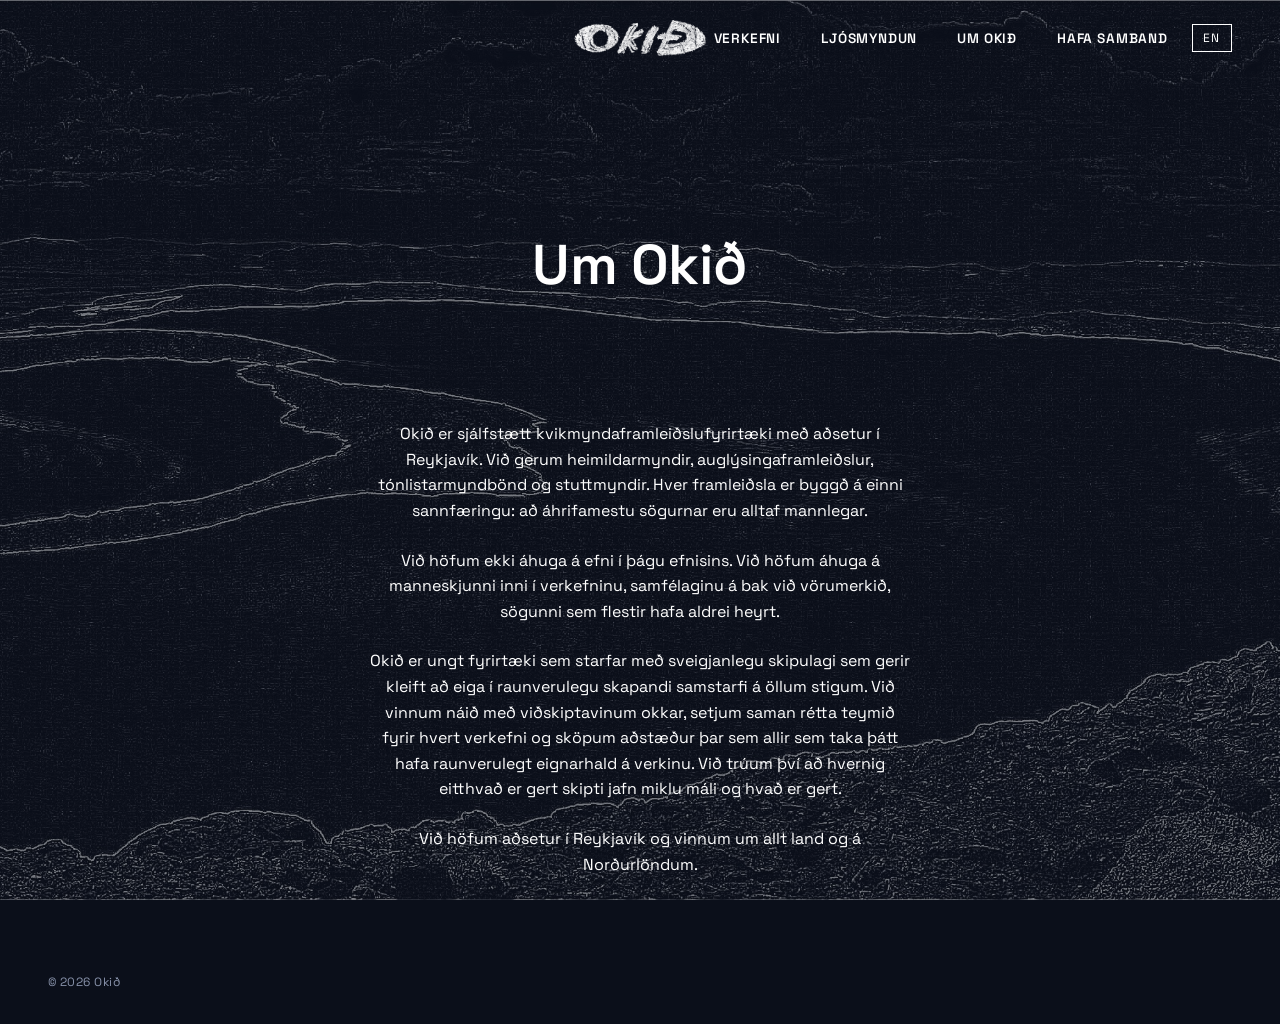
<file: about.html>
<!DOCTYPE html>
<html lang="is">
<head>
    <meta charset="UTF-8">
    <meta name="viewport" content="width=device-width, initial-scale=1.0">
    <title>Um Okið — Okið</title>
    <meta name="description" content="Um Okið, íslenskt heimildarmyndaframleiðslufyrirtæki.">
    <link rel="preconnect" href="https://fonts.googleapis.com">
    <link rel="preconnect" href="https://fonts.gstatic.com" crossorigin>
    <link href="https://fonts.googleapis.com/css2?family=Space+Grotesk:wght@300;400;500;600&display=swap" rel="stylesheet">
    <link rel="stylesheet" href="style.css">
</head>
<body class="has-glacier-bg glacier-center-right">

    <nav>
        <a href="index.html" class="nav-logo">
            <img src="images/okid_logo_white.png" alt="Okið" class="nav-logo-img">
        </a>
        <ul class="nav-links">
            <li><a href="projects.html"><span data-is="Verkefni" data-en="Projects">Verkefni</span></a></li>
            <li><a href="photography.html"><span data-is="Ljósmyndun" data-en="Photography">Ljósmyndun</span></a></li>
            <li><a href="about.html" class="active"><span data-is="Um Okið" data-en="About">Um Okið</span></a></li>
            <li><a href="contact.html"><span data-is="Hafa samband" data-en="Contact">Hafa samband</span></a></li>
        </ul>
        <button id="lang-toggle" class="lang-toggle">EN</button>
    </nav>

    <main>
        <div class="page-header" style="text-align: center;">
            <h1 data-is="Um Okið" data-en="About">Um Okið</h1>
        </div>

        <div class="about-section">
            <p data-is="Okið er sjálfstætt kvikmyndaframleiðslufyrirtæki með aðsetur í Reykjavík. Við gerum heimildarmyndir, auglýsingaframleiðslur, tónlistarmyndbönd og stuttmyndir. Hver framleiðsla er byggð á einni sannfæringu: að áhrifamestu sögurnar eru alltaf mannlegar."
               data-en="Okið is an independent film production company based in Reykjavík, Iceland. We make documentaries, commercial productions and branded content, built around one conviction: that the most compelling stories are always human ones.">Okið er sjálfstætt kvikmyndaframleiðslufyrirtæki með aðsetur í Reykjavík. Við gerum heimildarmyndir, auglýsingaframleiðslur, tónlistarmyndbönd og stuttmyndir. Hver framleiðsla er byggð á einni sannfæringu: að áhrifamestu sögurnar eru alltaf mannlegar.</p>
            <p style="margin-top: 1.5rem;"
               data-is="Við höfum ekki áhuga á efni í þágu efnisins. Við höfum áhuga á manneskjunni inni í verkefninu, samfélaginu á bak við vörumerkið, sögunni sem flestir hafa aldrei heyrt."
               data-en="We are not interested in content for the sake of content. We are interested in the person inside the brief, the community behind the brand, the story that most people have never heard but would want to. That is what we look for in every project we take on.">Við höfum ekki áhuga á efni í þágu efnisins. Við höfum áhuga á manneskjunni inni í verkefninu, samfélaginu á bak við vörumerkið, sögunni sem flestir hafa aldrei heyrt.</p>
            <p style="margin-top: 1.5rem;"
               data-is="Okið er ungt fyrirtæki sem starfar með sveigjanlegu skipulagi sem gerir kleift að eiga í raunverulegu skapandi samstarfi á öllum stigum. Við vinnum náið með viðskiptavinum okkar, setjum saman rétta teymið fyrir hvert verkefni og sköpum aðstæður þar sem allir sem taka þátt hafa raunverulegt eignarhald á verkinu. Við trúum því að hvernig eitthvað er gert skipti jafn miklu máli og hvað er gert."
               data-en="Okið operates with a lean, agile structure that allows for genuine creative collaboration at every stage. We work closely with our clients, we assemble the right team for each project, and we create conditions where everyone involved has real ownership of the work. We believe that how something is made matters as much as what is made.">Okið er ungt fyrirtæki sem starfar með sveigjanlegu skipulagi sem gerir kleift að eiga í raunverulegu skapandi samstarfi á öllum stigum. Við vinnum náið með viðskiptavinum okkar, setjum saman rétta teymið fyrir hvert verkefni og sköpum aðstæður þar sem allir sem taka þátt hafa raunverulegt eignarhald á verkinu. Við trúum því að hvernig eitthvað er gert skipti jafn miklu máli og hvað er gert.</p>
            <p style="margin-top: 1.5rem;"
               data-is="Við höfum aðsetur í Reykjavík og vinnum um allt land og á Norðurlöndum."
               data-en="">Við höfum aðsetur í Reykjavík og vinnum um allt land og á Norðurlöndum.</p>
        </div>
    </main>

    <footer>
        <span class="footer-copy">&copy; 2026 Okið</span>
    </footer>

    <script src="lang.js"></script>
</body>
</html>
</file>
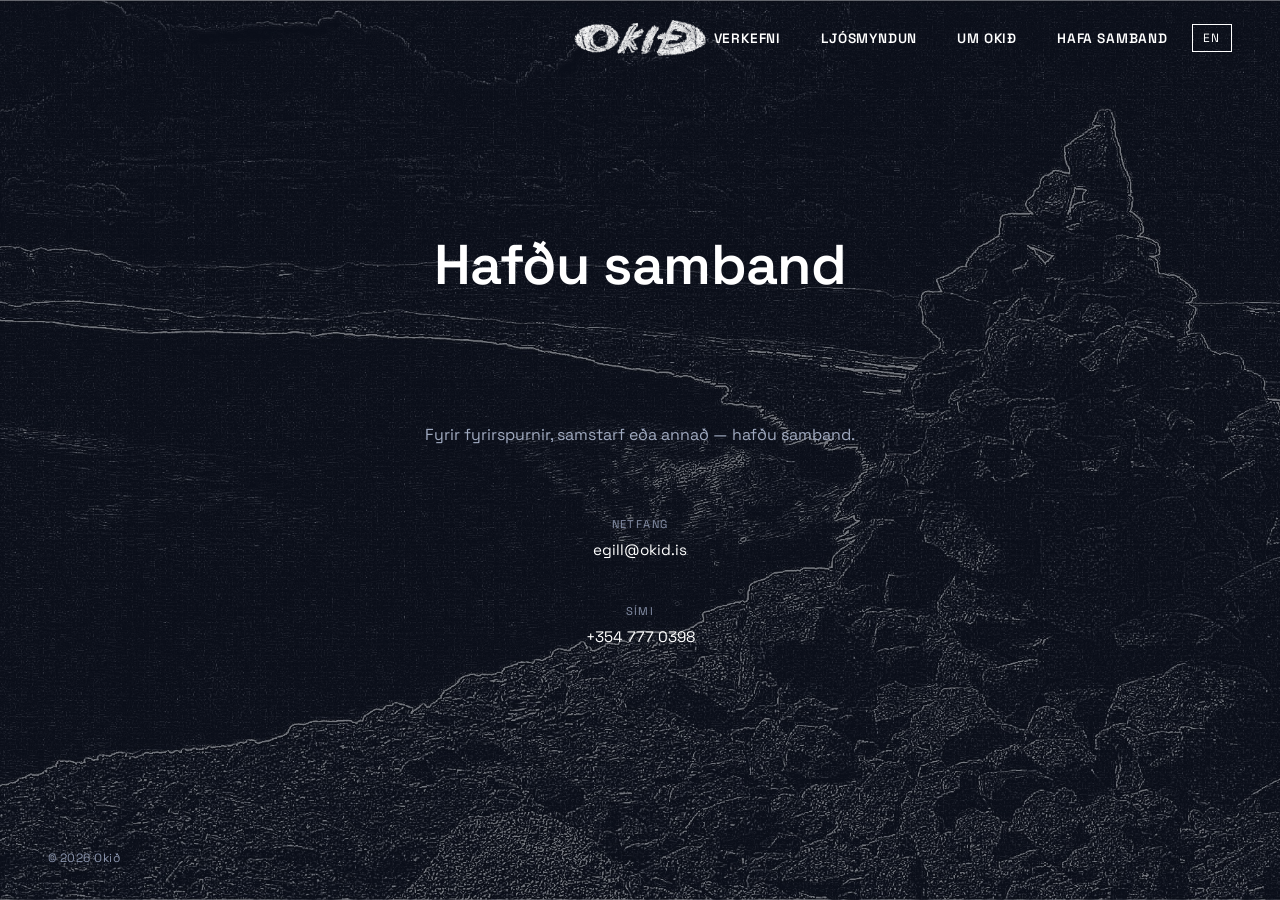
<file: contact.html>
<!DOCTYPE html>
<html lang="is">
<head>
    <meta charset="UTF-8">
    <meta name="viewport" content="width=device-width, initial-scale=1.0">
    <title>Samband — Okið</title>
    <meta name="description" content="Hafðu samband við Okið.">
    <link rel="preconnect" href="https://fonts.googleapis.com">
    <link rel="preconnect" href="https://fonts.gstatic.com" crossorigin>
    <link href="https://fonts.googleapis.com/css2?family=Space+Grotesk:wght@300;400;500;600&display=swap" rel="stylesheet">
    <link rel="stylesheet" href="style.css">
</head>
<body class="has-glacier-bg glacier-right">

    <nav>
        <a href="index.html" class="nav-logo">
            <img src="images/okid_logo_white.png" alt="Okið" class="nav-logo-img">
        </a>
        <ul class="nav-links">
            <li><a href="projects.html"><span data-is="Verkefni" data-en="Projects">Verkefni</span></a></li>
            <li><a href="photography.html"><span data-is="Ljósmyndun" data-en="Photography">Ljósmyndun</span></a></li>
            <li><a href="about.html"><span data-is="Um Okið" data-en="About">Um Okið</span></a></li>
            <li><a href="contact.html" class="active"><span data-is="Hafa samband" data-en="Contact">Hafa samband</span></a></li>
        </ul>
        <button id="lang-toggle" class="lang-toggle">EN</button>
    </nav>

    <main>
        <div class="page-header">
            <h1 data-is="Hafðu samband" data-en="Contact">Hafðu samband</h1>
        </div>

        <div class="contact-section">
            <p class="contact-intro"
               data-is="Fyrir fyrirspurnir, samstarf eða annað &mdash; hafðu samband."
               data-en="For inquiries, collaborations, or anything else &mdash; get in touch.">
                Fyrir fyrirspurnir, samstarf eða annað &mdash; hafðu samband.
            </p>

            <ul class="contact-list">
                <li class="contact-item">
                    <span class="contact-label" data-is="Netfang" data-en="Email">Netfang</span>
                    <span class="contact-value">
                        <a href="mailto:egill@okid.is">egill@okid.is</a>
                    </span>
                </li>
                <li class="contact-item">
                    <span class="contact-label" data-is="Sími" data-en="Phone">Sími</span>
                    <span class="contact-value">
                        <a href="tel:+3547770398">+354 777 0398</a>
                    </span>
                </li>
            </ul>
        </div>
    </main>

    <footer>
        <span class="footer-copy">&copy; 2026 Okið</span>
    </footer>

    <script src="lang.js"></script>
</body>
</html>
</file>
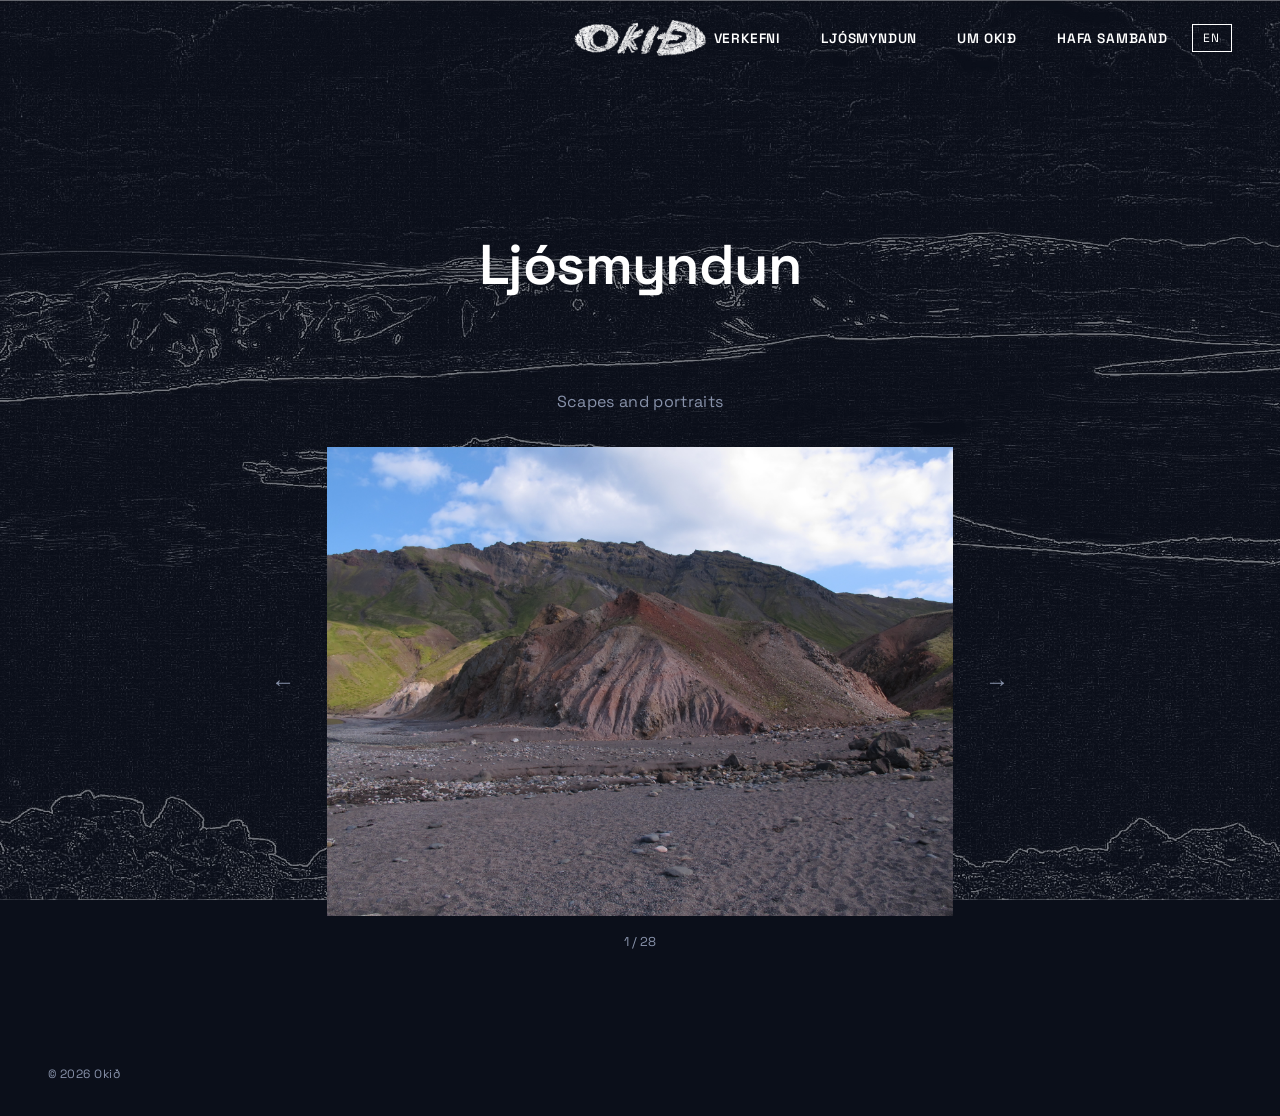
<file: photography.html>
<!DOCTYPE html>
<html lang="is">
<head>
    <meta charset="UTF-8">
    <meta name="viewport" content="width=device-width, initial-scale=1.0">
    <title>Ljósmyndun — Okið</title>
    <meta name="description" content="Ljósmyndun eftir Okið.">
    <link rel="preconnect" href="https://fonts.googleapis.com">
    <link rel="preconnect" href="https://fonts.gstatic.com" crossorigin>
    <link href="https://fonts.googleapis.com/css2?family=Space+Grotesk:wght@300;400;500;600&display=swap" rel="stylesheet">
    <link rel="stylesheet" href="style.css">
</head>
<body class="has-glacier-bg glacier-center-left">

    <nav>
        <a href="index.html" class="nav-logo">
            <img src="images/okid_logo_white.png" alt="Okið" class="nav-logo-img">
        </a>
        <ul class="nav-links">
            <li><a href="projects.html"><span data-is="Verkefni" data-en="Projects">Verkefni</span></a></li>
            <li><a href="photography.html" class="active"><span data-is="Ljósmyndun" data-en="Photography">Ljósmyndun</span></a></li>
            <li><a href="about.html"><span data-is="Um Okið" data-en="About">Um Okið</span></a></li>
            <li><a href="contact.html"><span data-is="Hafa samband" data-en="Contact">Hafa samband</span></a></li>
        </ul>
        <button id="lang-toggle" class="lang-toggle">EN</button>
    </nav>

    <main>
        <div class="page-header" style="text-align: center;">
            <h1 data-is="Ljósmyndun" data-en="Photography">Ljósmyndun</h1>
        </div>

        <div class="gallery-section">
            <h2 class="gallery-title">Scapes and portraits</h2>
            <div class="slideshow" id="slideshow-main">
                <button class="slide-arrow slide-prev" aria-label="Previous">&#8592;</button>
                <div class="slide-image-wrap">
                    <img id="slide-img" src="" alt="">
                </div>
                <button class="slide-arrow slide-next" aria-label="Next">&#8594;</button>
            </div>
            <p class="slide-counter"><span id="slide-current">1</span> / <span id="slide-total"></span></p>
        </div>
    </main>

    <footer>
        <span class="footer-copy">&copy; 2026 Okið</span>
    </footer>

    <script src="lang.js"></script>
    <script>
        const pinned = [
            'images/lal/1.JPG',
            'images/lal/3.JPG',
        ];

        const rest = [
            'images/lal/2.JPG',
            'images/lal/4.JPG',
            'images/lal/5.JPG',
            'images/lal/6.JPG',
            'images/lal/8.JPG',
            'images/lal/9.JPG',
            'images/lal/10.JPG',
            'images/lal/11.JPG',
            'images/lal/IMG_8715.jpg',
            'images/lal/IMG_8716.jpg',
            'images/lal/IMG_8717.jpg',
            'images/lal/IMG_8718.jpg',
            'images/lal/IMG_8719.jpg',
            'images/lal/IMG_8720.jpg',
            'images/lal/IMG_8721.jpg',
            'images/lal/IMG_8722.jpg',
            'images/portraits/IMG_8724.jpg',
            'images/portraits/IMG_8725.jpg',
            'images/portraits/IMG_8726.jpg',
            'images/portraits/IMG_8727.jpg',
            'images/portraits/IMG_8728.jpg',
            'images/portraits/IMG_8729.jpg',
            'images/portraits/IMG_8730.jpg',
            'images/portraits/IMG_8731.jpg',
            'images/portraits/IMG_8732.jpg',
            'images/portraits/IMG_8733.jpg',
        ];

        // Shuffle the rest using Fisher-Yates
        for (let i = rest.length - 1; i > 0; i--) {
            const j = Math.floor(Math.random() * (i + 1));
            [rest[i], rest[j]] = [rest[j], rest[i]];
        }

        const allImages = [...pinned, ...rest];

        let current = 0;
        const img = document.getElementById('slide-img');
        const counter = document.getElementById('slide-current');
        document.getElementById('slide-total').textContent = allImages.length;

        function goTo(index) {
            current = (index + allImages.length) % allImages.length;
            img.src = allImages[current];
            img.alt = (current + 1) + ' of ' + allImages.length;
            counter.textContent = current + 1;
        }

        goTo(0);

        document.querySelector('#slideshow-main .slide-prev').addEventListener('click', () => goTo(current - 1));
        document.querySelector('#slideshow-main .slide-next').addEventListener('click', () => goTo(current + 1));

        document.addEventListener('keydown', e => {
            if (e.key === 'ArrowLeft') goTo(current - 1);
            if (e.key === 'ArrowRight') goTo(current + 1);
        });
    </script>
</body>
</html>
</file>
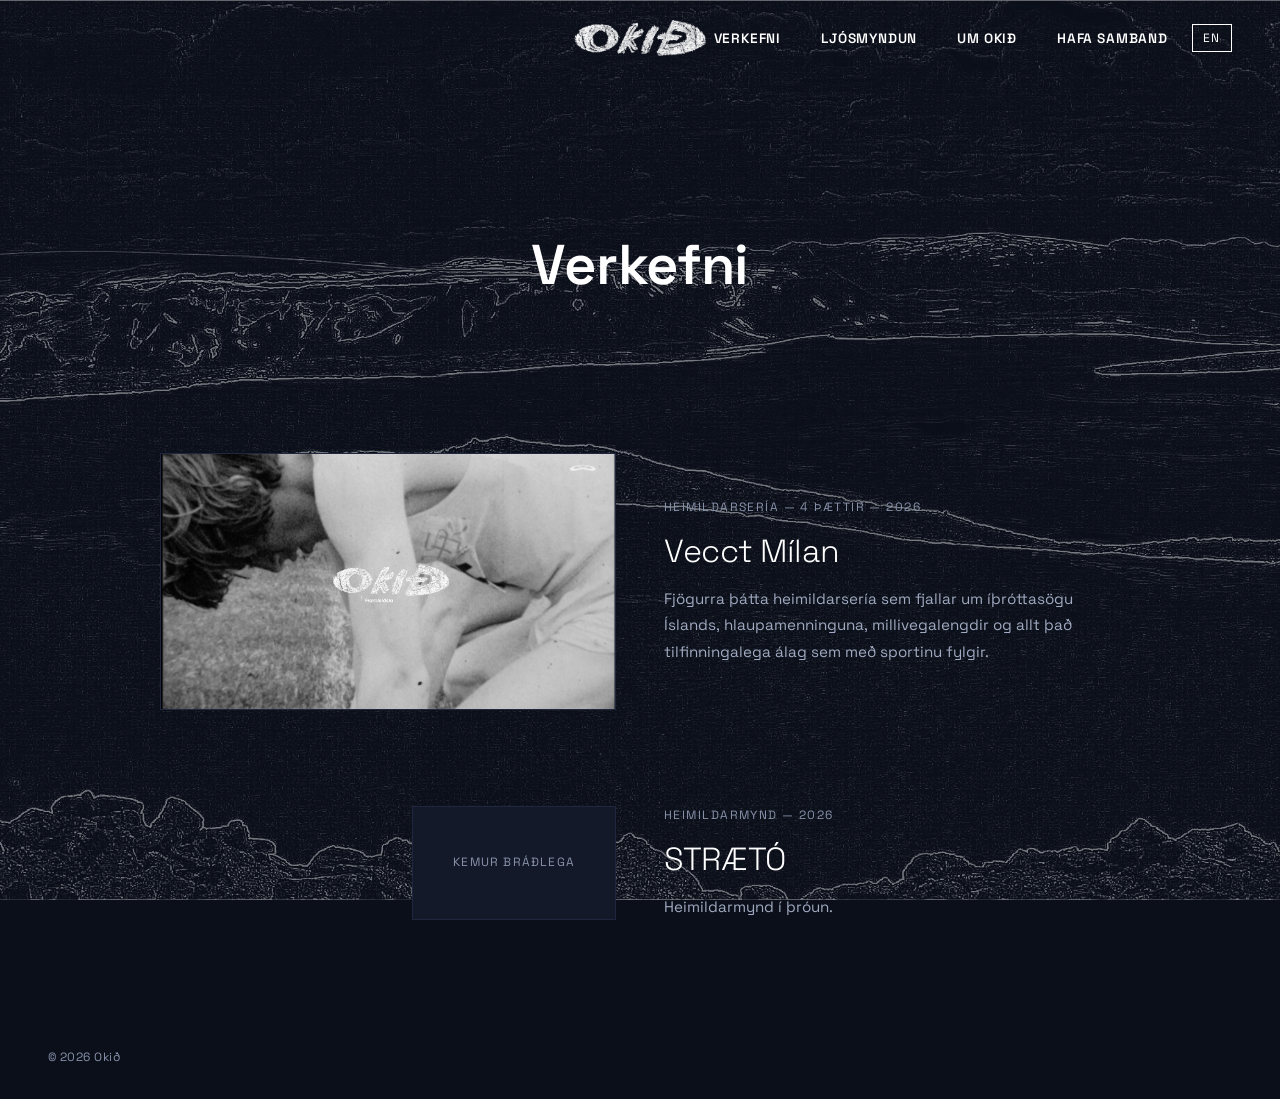
<file: projects.html>
<!DOCTYPE html>
<html lang="is">
<head>
    <meta charset="UTF-8">
    <meta name="viewport" content="width=device-width, initial-scale=1.0">
    <title>Verkefni — Okið</title>
    <meta name="description" content="Verkefni Okið.">
    <link rel="preconnect" href="https://fonts.googleapis.com">
    <link rel="preconnect" href="https://fonts.gstatic.com" crossorigin>
    <link href="https://fonts.googleapis.com/css2?family=Space+Grotesk:wght@300;400;500;600&display=swap" rel="stylesheet">
    <link rel="stylesheet" href="style.css">
</head>
<body class="has-glacier-bg glacier-center-left">

    <nav>
        <a href="index.html" class="nav-logo">
            <img src="images/okid_logo_white.png" alt="Okið" class="nav-logo-img">
        </a>
        <ul class="nav-links">
            <li><a href="projects.html" class="active"><span data-is="Verkefni" data-en="Projects">Verkefni</span></a></li>
            <li><a href="photography.html"><span data-is="Ljósmyndun" data-en="Photography">Ljósmyndun</span></a></li>
            <li><a href="about.html"><span data-is="Um Okið" data-en="About">Um Okið</span></a></li>
            <li><a href="contact.html"><span data-is="Hafa samband" data-en="Contact">Hafa samband</span></a></li>
        </ul>
        <button id="lang-toggle" class="lang-toggle">EN</button>
    </nav>

    <main>
        <div class="page-header">
            <h1 data-is="Verkefni" data-en="Projects">Verkefni</h1>
        </div>

        <div class="projects-grid">

            <article class="project-card" onclick="window.location='vecct-milan.html'" style="cursor: pointer;">
                <div class="project-thumbnail" style="padding: 0; overflow: hidden;">
                    <img src="images/vecct-milan-thumb.jpg" alt="Vecct Mílan" style="width: 100%; height: 100%; object-fit: cover; display: block;">
                </div>
                <div class="project-info">
                    <p class="project-meta" data-is="Heimildarsería &mdash; 4 þættir &mdash; 2026" data-en="Documentary series &mdash; 4 Episodes &mdash; 2026">Heimildarsería &mdash; 4 þættir &mdash; 2026</p>
                    <h2 class="project-title">Vecct Mílan</h2>
                    <p class="project-description"
                       data-is="Fjögurra þátta heimildarsería sem fjallar um íþróttasögu Íslands, hlaupamenninguna, millivegalengdir og allt það tilfinningalega álag sem með sportinu fylgir."
                       data-en="A four-part documentary series exploring the history and culture of competitive running in Iceland, with a special focus on the tradition of middle-distance racing and the athletes who have defined it.">
                        Fjögurra þátta heimildarsería sem fjallar um íþróttasögu Íslands, hlaupamenninguna, millivegalengdir og allt það tilfinningalega álag sem með sportinu fylgir.
                    </p>
                </div>
            </article>


            <article class="project-card">
                <div class="project-thumbnail">
                    <span data-is="Kemur bráðlega" data-en="Coming soon">Kemur bráðlega</span>
                </div>
                <div class="project-info">
                    <p class="project-meta" data-is="Heimildarmynd &mdash; 2026" data-en="Documentary &mdash; 2026">Heimildarmynd &mdash; 2026</p>
                    <h2 class="project-title">STRÆTÓ</h2>
                    <p class="project-description"
                       data-is="Heimildarmynd í þróun."
                       data-en="Documentary in development.">
                        Heimildarmynd í þróun.
                    </p>
                </div>
            </article>

        </div>
    </main>

    <footer>
        <span class="footer-copy">&copy; 2026 Okið</span>
    </footer>

    <script src="lang.js"></script>
</body>
</html>
</file>
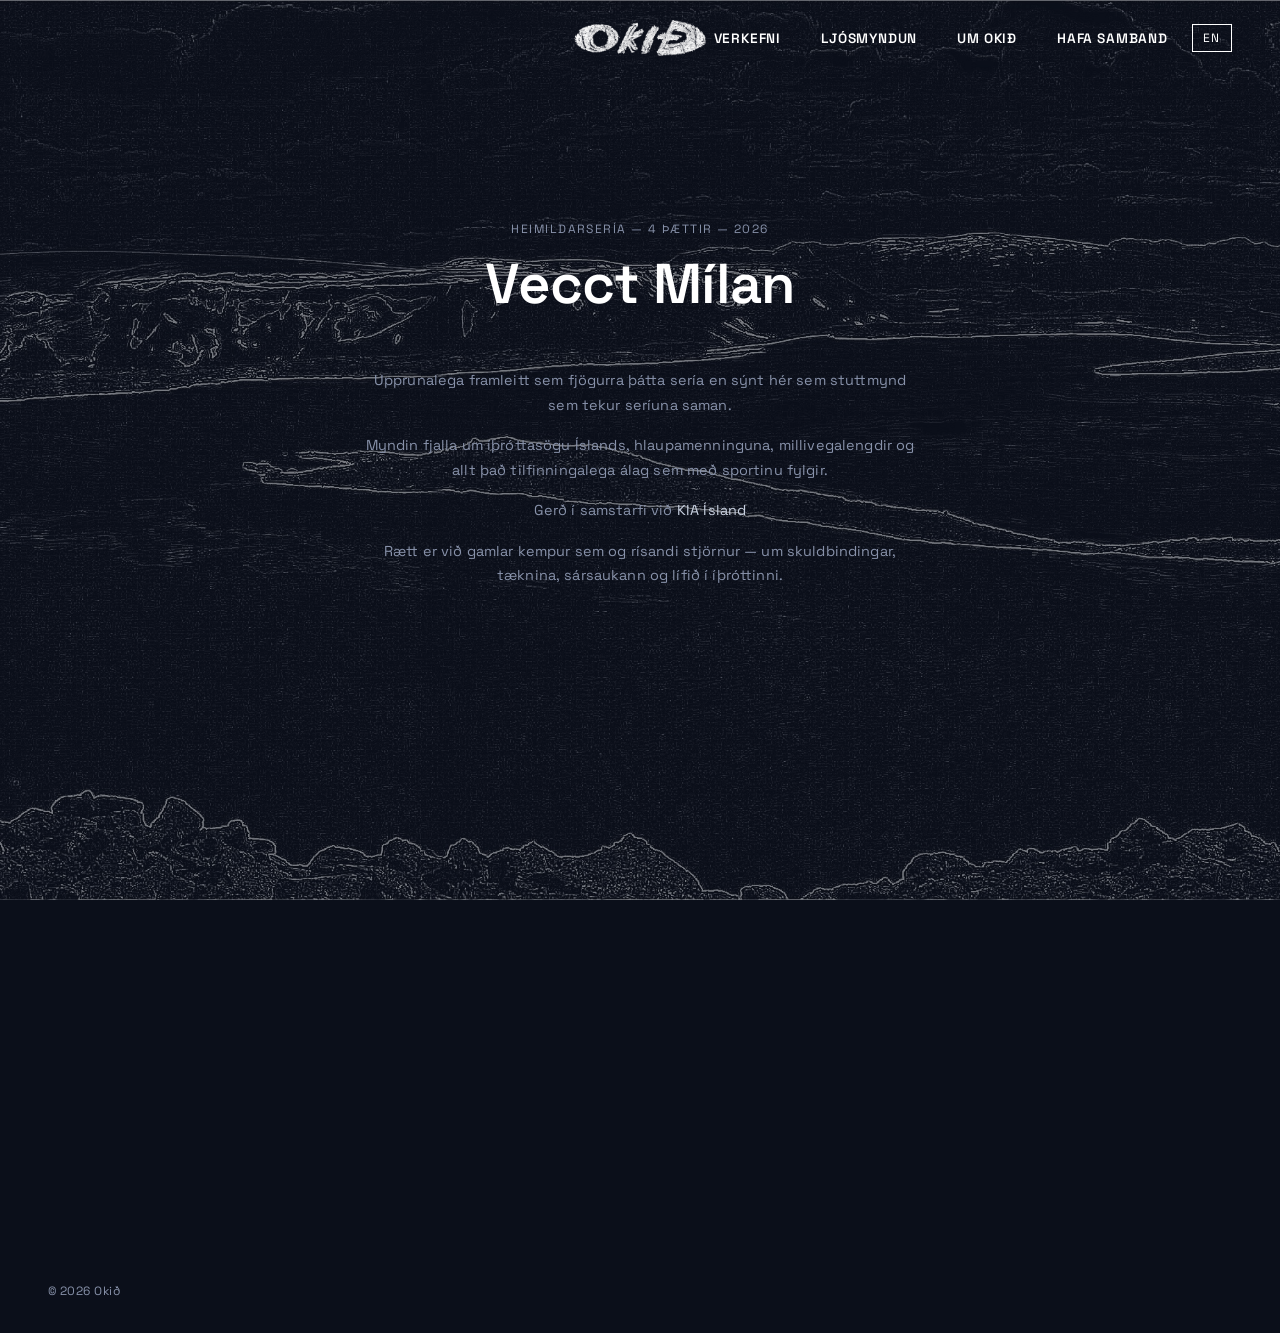
<file: vecct-milan.html>
<!DOCTYPE html>
<html lang="is">
<head>
    <meta charset="UTF-8">
    <meta name="viewport" content="width=device-width, initial-scale=1.0">
    <title>Vecct Mílan — Okið</title>
    <meta name="description" content="Vecct Mílan — fjögurra þátta heimildarsería eftir Okið.">
    <link rel="preconnect" href="https://fonts.googleapis.com">
    <link rel="preconnect" href="https://fonts.gstatic.com" crossorigin>
    <link href="https://fonts.googleapis.com/css2?family=Space+Grotesk:wght@300;400;500;600&display=swap" rel="stylesheet">
    <link rel="stylesheet" href="style.css">
</head>
<body class="has-glacier-bg glacier-center-left">

    <nav>
        <a href="index.html" class="nav-logo">
            <img src="images/okid_logo_white.png" alt="Okið" class="nav-logo-img">
        </a>
        <ul class="nav-links">
            <li><a href="projects.html"><span data-is="Verkefni" data-en="Projects">Verkefni</span></a></li>
            <li><a href="photography.html"><span data-is="Ljósmyndun" data-en="Photography">Ljósmyndun</span></a></li>
            <li><a href="about.html"><span data-is="Um Okið" data-en="About">Um Okið</span></a></li>
            <li><a href="contact.html"><span data-is="Hafa samband" data-en="Contact">Hafa samband</span></a></li>
        </ul>
        <button id="lang-toggle" class="lang-toggle">EN</button>
    </nav>

    <main>
        <div class="page-header" style="text-align: center; margin: 0 auto;">
            <p class="project-meta" data-is="Heimildarsería &mdash; 4 þættir &mdash; 2026" data-en="Documentary series &mdash; 4 Episodes &mdash; 2026">Heimildarsería &mdash; 4 þættir &mdash; 2026</p>
            <h1>Vecct Mílan</h1>
            <div class="series-details">
                <p class="series-detail-item"
                   data-is="Upprunalega framleitt sem fjögurra þátta sería en sýnt hér sem stuttmynd sem tekur seríuna saman."
                   data-en="Originally made as a four-part documentary series but presented here as a short film combining all four episodes.">
                    Upprunalega framleitt sem fjögurra þátta sería en sýnt hér sem stuttmynd sem tekur seríuna saman.
                </p>
                <p class="series-detail-item"
                   data-is="Myndin fjalla um íþróttasögu Íslands, hlaupamenninguna, millivegalengdir og allt það tilfinningalega álag sem með sportinu fylgir."
                   data-en="The film explores the history and culture of competitive running in Iceland, with a special focus on the tradition of middle-distance racing and the athletes who have defined it.">
                    Myndin fjalla um íþróttasögu Íslands, hlaupamenninguna, millivegalengdir og allt það tilfinningalega álag sem með sportinu fylgir.
                </p>
                <p class="series-detail-item"
                   data-is="Gerð í samstarfi við <span class=&quot;series-highlight&quot;>KIA Ísland</span>"
                   data-en="Made in collaboration with <span class=&quot;series-highlight&quot;>KIA Iceland</span>">
                    Gerð í samstarfi við <span class="series-highlight">KIA Ísland</span>
                </p>
                <p class="series-detail-item"
                   data-is="Rætt er við gamlar kempur sem og rísandi stjörnur &mdash; um skuldbindingar, tæknina, sársaukann og lífið í íþróttinni."
                   data-en="Legends of the sport meet the next generation &mdash; tracing the lineage of Icelandic middle-distance running through the voices of those who shaped it and those who carry it forward.">
                    Rætt er við gamlar kempur sem og rísandi stjörnur &mdash; um skuldbindingar, tæknina, sársaukann og lífið í íþróttinni.
                </p>
                <p class="series-detail-item subtitle-note" data-is="" data-en="Subtitles are available but may need to be enabled in the media player settings."></p>
            </div>
        </div>

        <div class="vimeo-player">
            <div style="padding:56.25% 0 0 0;position:relative;"><iframe src="https://player.vimeo.com/video/1191516162?badge=0&amp;autopause=0&amp;player_id=0&amp;app_id=58479" frameborder="0" allow="autoplay; fullscreen; picture-in-picture; clipboard-write; encrypted-media; web-share" referrerpolicy="strict-origin-when-cross-origin" style="position:absolute;top:0;left:0;width:100%;height:100%;" title="Vecct Mílan - Short Film"></iframe></div>
            <script src="https://player.vimeo.com/api/player.js"></script>
        </div>
    </main>

    <footer>
        <span class="footer-copy">&copy; 2026 Okið</span>
    </footer>

    <script src="lang.js"></script>
</body>
</html>
</file>
<file: style.css>
*, *::before, *::after {
    box-sizing: border-box;
    margin: 0;
    padding: 0;
}

:root {
    --black: #0d0d0d;
    --white: #ffffff;
    --navy: #0b0f1a;
    --navy-light: #141929;
    --navy-border: #1e2640;
    --gray-400: #8892aa;
    --gray-600: #a0aac0;
    --gray-800: #c8d0e0;
}

html {
    font-size: 16px;
    scroll-behavior: smooth;
}

body {
    font-family: 'Space Grotesk', -apple-system, BlinkMacSystemFont, sans-serif;
    color: var(--white);
    background: var(--navy);
    line-height: 1.6;
    min-height: 100vh;
    display: flex;
    flex-direction: column;
}

a {
    color: inherit;
    text-decoration: none;
}

/* ── Navigation ── */

nav {
    position: fixed;
    top: 0;
    left: 0;
    right: 0;
    z-index: 100;
    display: flex;
    align-items: center;
    justify-content: space-between;
    padding: 1.5rem 3rem;
    background: none;
    border-bottom: none;
}

.nav-logo {
    position: absolute;
    left: 50%;
    transform: translateX(-50%);
    display: flex;
    align-items: center;
}

.nav-logo-img {
    height: 58px;
    width: auto;
    display: block;
}

.nav-links {
    display: flex;
    gap: 2.5rem;
    list-style: none;
    margin-left: auto;
}

.nav-links a {
    font-size: 0.85rem;
    font-weight: 600;
    letter-spacing: 0.06em;
    text-transform: uppercase;
    color: var(--white);
    transition: color 0.2s;
}

.nav-links a:hover,
.nav-links a.active {
    color: var(--white);
}

.lang-toggle {
    background: none;
    border: 1px solid var(--white);
    color: var(--white);
    font-family: inherit;
    font-size: 0.75rem;
    letter-spacing: 0.1em;
    text-transform: uppercase;
    padding: 0.3rem 0.65rem;
    cursor: pointer;
    transition: color 0.2s, border-color 0.2s;
    margin-left: 1.5rem;
}

.lang-toggle:hover {
    color: var(--white);
    border-color: var(--gray-600);
}

/* ── Main content ── */

main {
    flex: 1;
    padding-top: 5rem;
}

/* ── Home ── */

.hero {
    display: flex;
    flex-direction: column;
    justify-content: center;
    min-height: calc(100vh - 5rem);
    padding: 4rem 3rem;
    max-width: 900px;
}

.hero-label {
    font-size: 0.75rem;
    letter-spacing: 0.14em;
    text-transform: uppercase;
    color: var(--gray-400);
    margin-bottom: 2rem;
}

.hero-title {
    font-size: clamp(3.5rem, 10vw, 8rem);
    font-weight: 300;
    letter-spacing: -0.02em;
    line-height: 1;
    margin-bottom: 2rem;
}

.hero-tagline {
    font-size: 1.05rem;
    color: var(--gray-600);
    max-width: 420px;
    line-height: 1.7;
}

/* ── Glacier background ── */

body.has-glacier-bg {
    background-image: url('images/ok_glacier_etching.jpg');
    background-size: cover;
    background-attachment: fixed;
}

body.has-glacier-bg::before {
    content: '';
    position: fixed;
    inset: 0;
    background: rgba(11, 15, 26, 0.55);
    z-index: 0;
    pointer-events: none;
}

body.has-glacier-bg > * {
    position: relative;
    z-index: 1;
}

body.glacier-left         { background-position: 1% center; }
body.glacier-center-left  { background-position: 25% center; }
body.glacier-center-right { background-position: 75% center; }
body.glacier-right        { background-position: 98% center; }

@keyframes glacier-slide-right {
    from { background-position: 1% center; }
    to   { background-position: 98% center; }
}

body.glacier-slide {
    animation: glacier-slide-right 30s linear infinite alternate;
}

.home-main {
    flex: 1;
    display: flex;
    align-items: center;
    justify-content: center;
}

.home-hero-logo img {
    width: min(520px, 70vw);
    height: auto;
    display: block;
}

nav.nav-no-logo {
    justify-content: flex-end;
}

/* ── Page header ── */

.page-header {
    padding: 4rem 3rem 3rem;
    text-align: center;
}

.page-header h1 {
    font-size: clamp(2rem, 5vw, 3.5rem);
    font-weight: 600;
    letter-spacing: -0.01em;
}

/* ── Projects ── */

.projects-grid {
    padding: 3rem;
    display: flex;
    flex-direction: column;
    align-items: center;
}

.project-card {
    display: grid;
    grid-template-columns: 1fr 1fr;
    gap: 3rem;
    padding: 3rem 0;
    max-width: 960px;
}

.project-thumbnail {
    background: var(--navy-light);
    aspect-ratio: 16 / 9;
    display: flex;
    align-items: center;
    justify-content: center;
    color: var(--gray-400);
    font-size: 0.75rem;
    letter-spacing: 0.1em;
    text-transform: uppercase;
    border: 1px solid var(--navy-border);
}

.project-info {
    display: flex;
    flex-direction: column;
    justify-content: center;
    gap: 1rem;
}

.project-meta {
    font-size: 0.75rem;
    letter-spacing: 0.12em;
    text-transform: uppercase;
    color: var(--gray-400);
}

.project-title {
    font-size: 2rem;
    font-weight: 300;
    letter-spacing: -0.01em;
    line-height: 1.15;
}

.project-description {
    font-size: 0.95rem;
    color: var(--gray-600);
    line-height: 1.75;
}

.project-tags {
    display: flex;
    flex-wrap: wrap;
    gap: 0.5rem;
    margin-top: 0.5rem;
}

.tag {
    font-size: 0.7rem;
    letter-spacing: 0.08em;
    text-transform: uppercase;
    color: var(--gray-600);
    border: 1px solid var(--navy-border);
    padding: 0.3rem 0.7rem;
}

/* ── Series details ── */

.series-details {
    margin-top: 2.5rem;
    display: flex;
    flex-direction: column;
    align-items: center;
    gap: 1rem;
    max-width: 560px;
    margin-left: auto;
    margin-right: auto;
    text-align: center;
}

.series-detail-item {
    font-size: 0.9rem;
    color: var(--gray-400);
    line-height: 1.7;
    letter-spacing: 0.01em;
    text-align: center;
}

.subtitle-note {
    font-size: 0.75rem;
    opacity: 0.6;
    margin-top: 1rem;
    font-style: italic;
}

/* ── Photography Gallery ── */

.gallery-section {
    padding: 2rem 3rem 5rem;
    max-width: 850px;
    margin: 0 auto;
}

.gallery-title {
    font-size: 1rem;
    font-weight: 400;
    color: var(--gray-400);
    letter-spacing: 0.02em;
    margin-bottom: 2rem;
    text-align: center;
}

.slideshow {
    display: flex;
    align-items: center;
    gap: 1.5rem;
}

.slide-image-wrap {
    flex: 1;
    display: flex;
    justify-content: center;
}

.slide-image-wrap img {
    width: 100%;
    max-height: 70vh;
    object-fit: cover;
    display: block;
}

.slide-arrow {
    background: none;
    border: none;
    color: var(--gray-400);
    font-size: 1.5rem;
    cursor: pointer;
    padding: 0.5rem;
    transition: color 0.2s;
    flex-shrink: 0;
}

.slide-arrow:hover {
    color: white;
}

.slide-counter {
    text-align: center;
    color: var(--gray-400);
    font-size: 0.8rem;
    margin-top: 1rem;
}

.series-highlight {
    color: var(--gray-800);
}

/* ── Vimeo Player ── */

.vimeo-player {
    width: 100%;
    max-width: 900px;
    margin: 3rem auto 4rem;
    padding: 0 2rem;
}

/* ── Episodes ── */

.episodes {
    display: flex;
    flex-direction: column;
    align-items: center;
    gap: 4rem;
    padding: 4rem 3rem;
}

.episode-card {
    width: 100%;
    max-width: 960px;
}

.episode-frame {
    width: 100%;
    overflow: hidden;
}

.episode-frame video {
    width: 100%;
    display: block;
}

.episode-label {
    margin-top: 1rem;
}

.episode-number {
    font-size: 0.75rem;
    letter-spacing: 0.14em;
    text-transform: uppercase;
    color: var(--gray-400);
}

.episode-title {
    display: block;
    font-size: 1rem;
    font-weight: 600;
    color: var(--white);
    margin-top: 0.35rem;
}

/* ── About ── */

.about-section {
    padding: 4rem 3rem;
    max-width: 640px;
    margin: 0 auto;
    text-align: center;
}

/* ── Contact ── */

.contact-section {
    padding: 4rem 3rem;
    max-width: 640px;
    margin: 0 auto;
    text-align: center;
}

.contact-intro {
    font-size: 1rem;
    color: var(--gray-600);
    margin-bottom: 3rem;
    line-height: 1.7;
}

.contact-list {
    list-style: none;
    display: flex;
    flex-direction: column;
    gap: 0;
}

.contact-item {
    display: flex;
    flex-direction: column;
    align-items: center;
    gap: 0.25rem;
    padding: 1.25rem 0;
}

.contact-label {
    font-size: 0.7rem;
    letter-spacing: 0.12em;
    text-transform: uppercase;
    color: var(--gray-400);
}

.contact-value {
    font-size: 0.95rem;
}

.contact-value a {
    transition: color 0.2s;
}

.contact-value a:hover {
    color: var(--gray-600);
}

/* ── Footer ── */

footer {
    padding: 2rem 3rem;
    display: flex;
    justify-content: space-between;
    align-items: center;
}

.footer-copy {
    font-size: 0.75rem;
    color: var(--gray-400);
    letter-spacing: 0.04em;
}

/* ── Responsive ── */

@media (max-width: 768px) {
    nav {
        padding: 1.25rem 1.5rem;
    }

    .nav-links {
        gap: 1.5rem;
    }

    .hero {
        padding: 3rem 1.5rem;
    }

    .page-header {
        padding: 3rem 1.5rem 2rem;
    }

    .projects-grid {
        padding: 2rem 1.5rem;
    }

    .project-card {
        grid-template-columns: 1fr;
        gap: 1.5rem;
    }

    .contact-section {
        padding: 3rem 1.5rem;
    }

    footer {
        padding: 1.5rem;
        flex-direction: column;
        gap: 0.5rem;
        text-align: center;
    }
}
</file>
